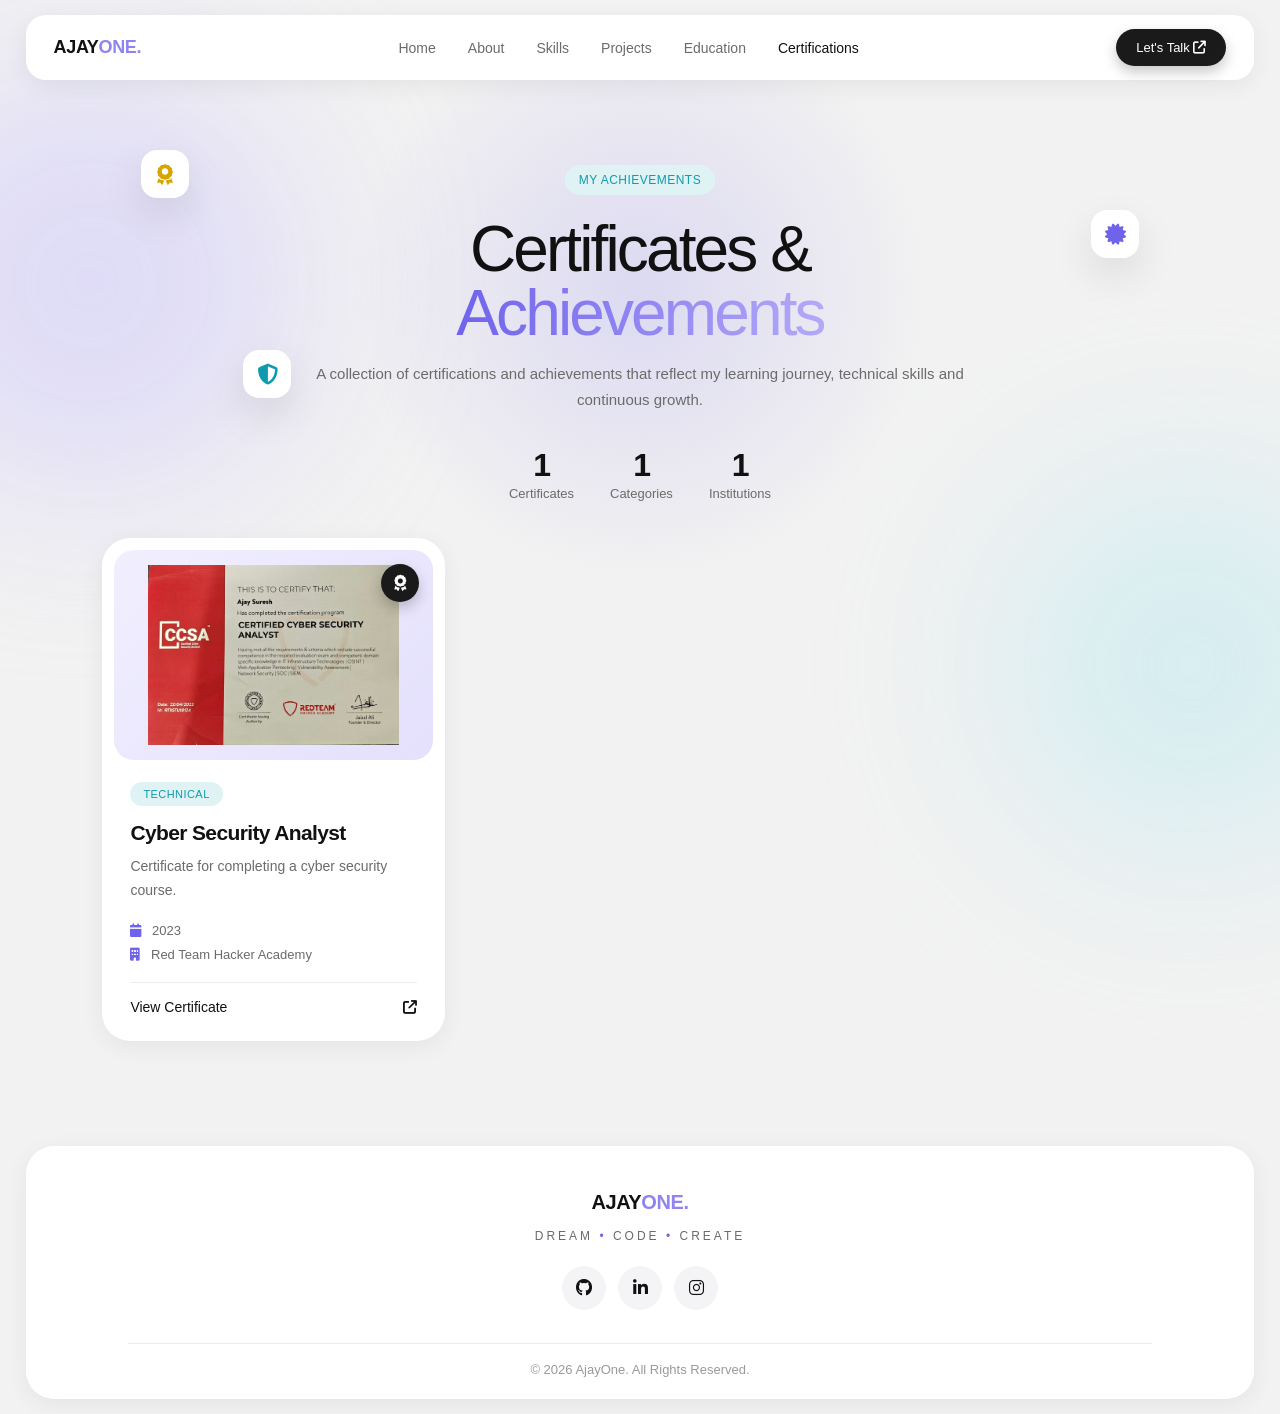
<file: certifications.html>
<!DOCTYPE html>
<html lang="en">
<head>
    <meta charset="UTF-8">
    <meta name="viewport" content="width=device-width, initial-scale=1.0">
    <link rel="icon" href="./Assets/images/logo.png?v=2" type="image/png">
    <title>Certificates | AjayOne</title>

    <link rel="preconnect" href="https://fonts.googleapis.com">
    <link rel="preconnect" href="https://fonts.gstatic.com" crossorigin>
    <link href="https://fonts.googleapis.com/css2?family=Outfit:wght@300;400;500;600;700;800&display=swap" rel="stylesheet">

    <link rel="stylesheet" href="Assets/css/certifications.css">
    <link rel="stylesheet" href="https://cdnjs.cloudflare.com/ajax/libs/font-awesome/6.7.2/css/all.min.css">
    <link rel="stylesheet" href="Assets/css/style.css">
    <link rel="stylesheet" href="Assets/css/footer.css">
    <link rel="stylesheet" href="Assets/css/header.css">
</head>

<body>

    <!-- ==============================
         COMMON HEADER
    =============================== -->

    <div id="header-placeholder"></div>

    <!-- Certificates Section -->
    <section class="certificates-section">

        <div class="section-heading">
            <span class="subtitle">MY ACHIEVEMENTS</span>
            <h1>Certificates & <span>Achievements</span></h1>
            <p>
                A collection of certifications and achievements that reflect
                my learning journey, technical skills and continuous growth.
            </p>
        </div>

        <!-- Certificate Cards -->
        <div class="certificate-grid">

            <!-- Certificate 1 -->
            <div class="certificate-card">
                <div class="certificate-image">
                    <img src="Assets/images/CyberSecurity.jpg" alt="Certificate 1">
                    <span class="certificate-icon"><i class="fas fa-award"></i></span>
                </div>

                <div class="certificate-info">
                    <span class="category">Technical</span>
                    <h3>Cyber Security Analyst</h3>
                    <p>Certificate for completing a cyber security course.</p>

                    <div class="certificate-meta">
                        <span><i class="fas fa-calendar"></i> 2023</span>
                        <span><i class="fas fa-building"></i> Red Team Hacker Academy</span>
                    </div>

                    <a href="Assets/images/CyberSecurity.jpg" target="_blank" class="view-btn">
                        View Certificate <i class="fas fa-arrow-up-right-from-square"></i>
                    </a>
                </div>
            </div>

           
    </section>

   <!-- ==============================
         COMMON FOOTER
    =============================== -->

    <div id="footer-placeholder"></div>

    <script src="Assets/js/components.js"></script>
    <script src="Assets/js/certifications.js"></script>
    <script src="Assets/js/header.js"></script>
</body>
</html>
</file>
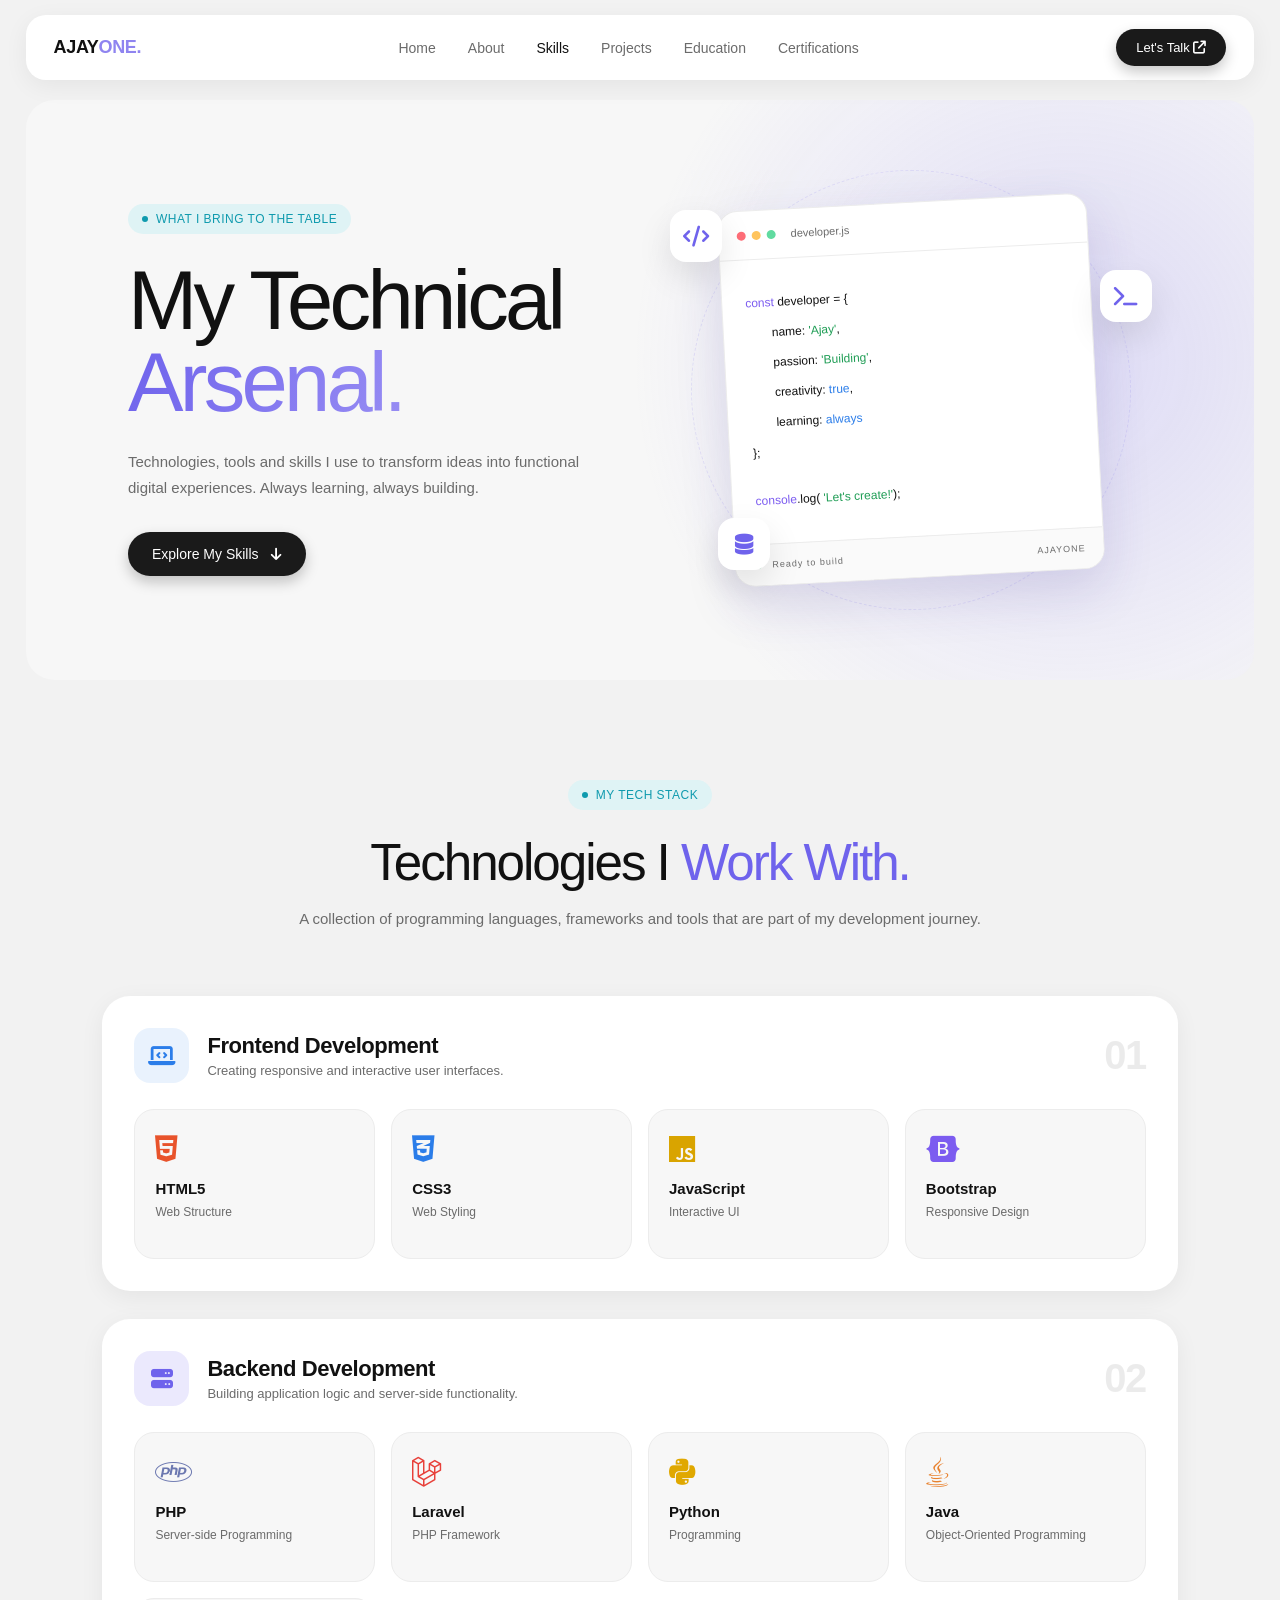
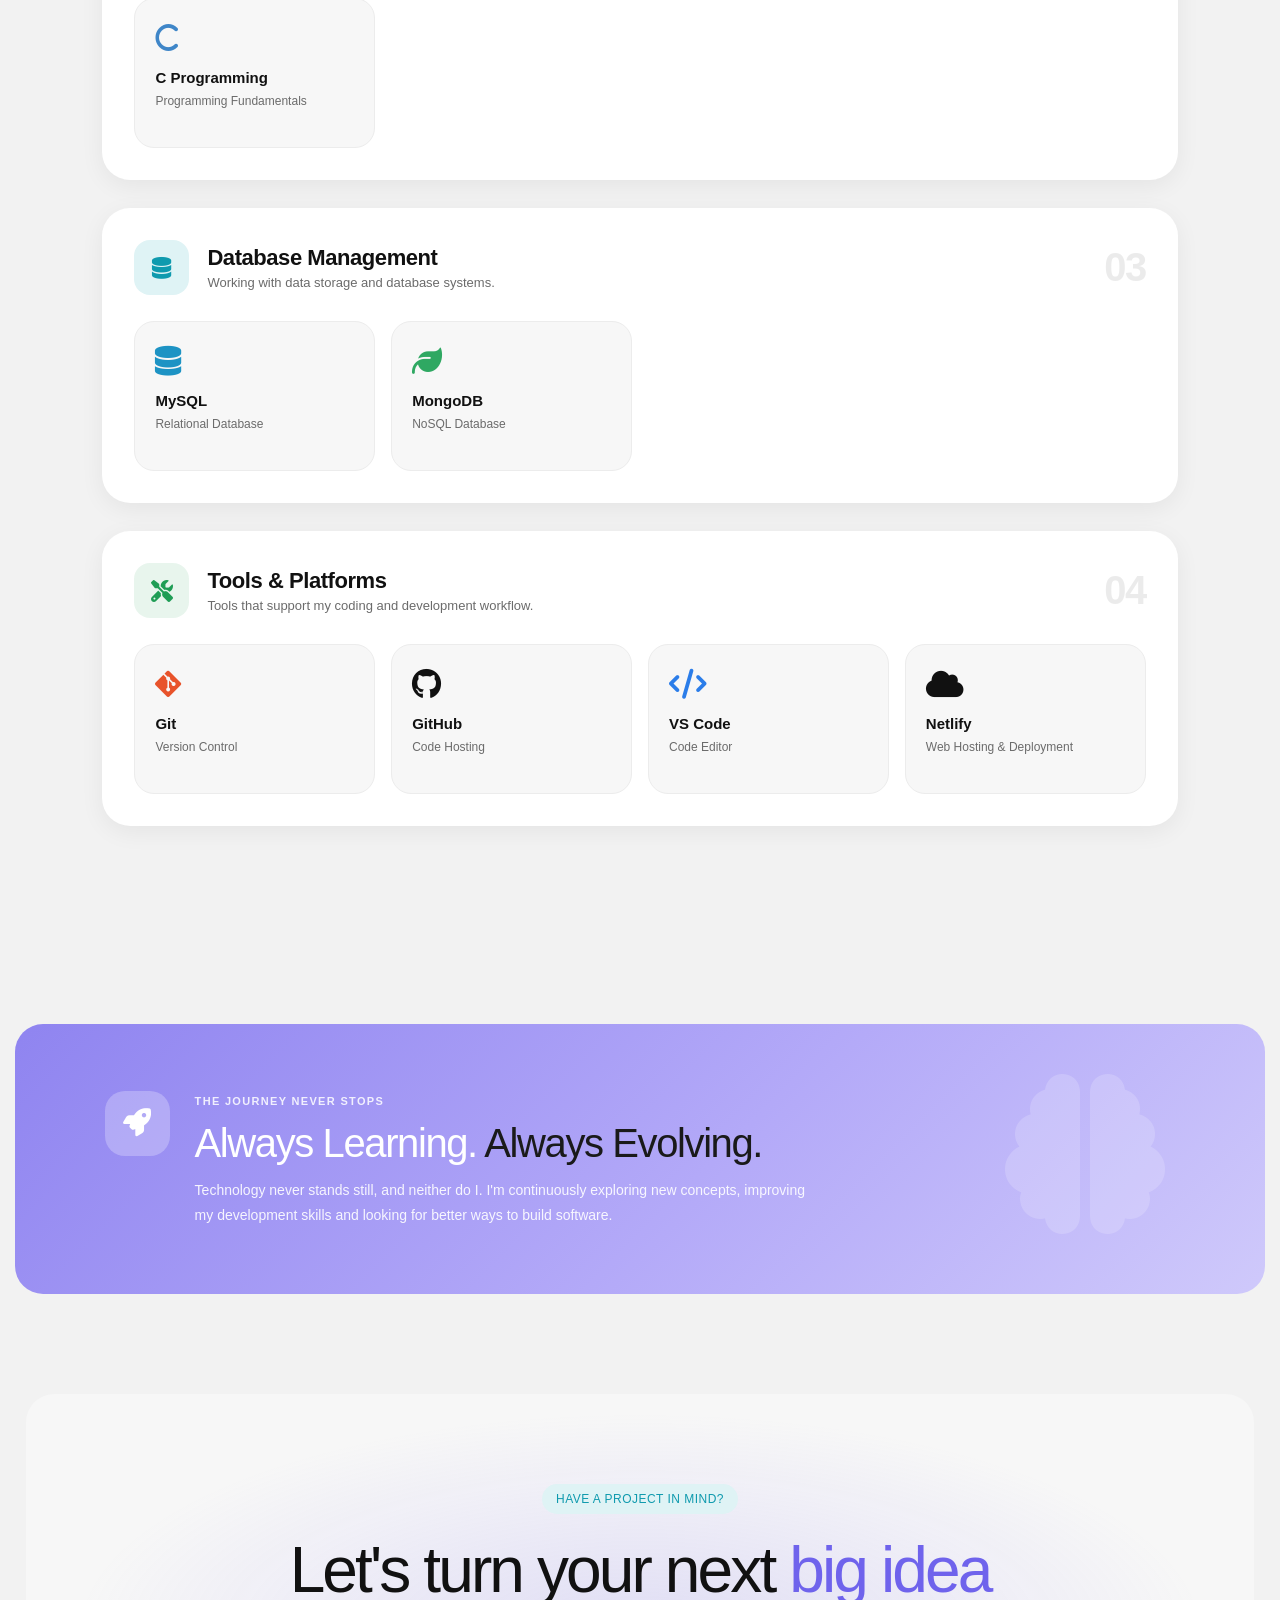
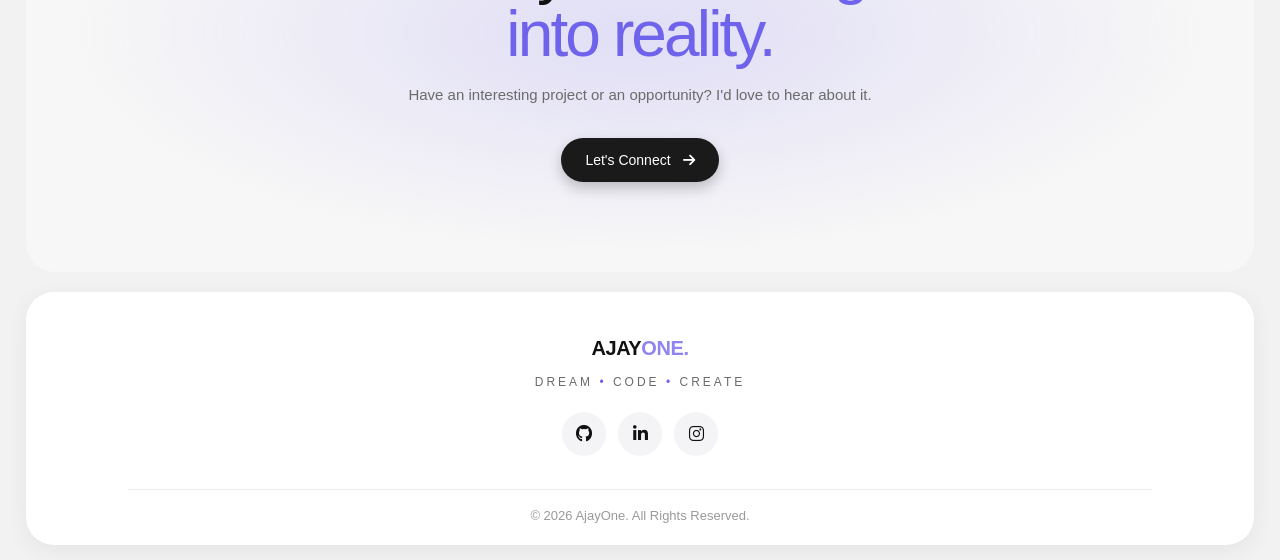
<file: skills.html>
<!DOCTYPE html>
<html lang="en">

<head>
    <meta charset="UTF-8">
    <meta name="viewport" content="width=device-width, initial-scale=1.0">
    <link rel="icon" href="./Assets/images/logo.png?v=2" type="image/png">
    <meta name="description"
        content="Explore Ajay Suresh's technical skills in frontend development, backend development, databases and developer tools.">

    <title>Skills | AjayOne</title>

    <!-- Google Fonts -->
    <link rel="preconnect" href="https://fonts.googleapis.com">
    <link rel="preconnect" href="https://fonts.gstatic.com" crossorigin>

    <link href="https://fonts.googleapis.com/css2?family=Outfit:wght@300;400;500;600;700;800&display=swap"
        rel="stylesheet">

    <!-- Font Awesome -->
    <link rel="stylesheet"
        href="https://cdnjs.cloudflare.com/ajax/libs/font-awesome/6.7.2/css/all.min.css">

    <!-- CSS -->
    <link rel="stylesheet" href="Assets/css/style.css">
    <link rel="stylesheet" href="Assets/css/skills.css">
    <link rel="stylesheet" href="Assets/css/footer.css">
    <link rel="stylesheet" href="Assets/css/header.css">

</head>

<body>


    <!-- ==============================
         COMMON HEADER
    =============================== -->

    <div id="header-placeholder"></div>


    <!-- ==============================
         MAIN CONTENT
    =============================== -->

    <main>


        <!-- HERO SECTION -->

        <section class="skills-hero">

            <div class="skills-hero-content">

                <div class="skills-eyebrow">
                    <span></span>
                    WHAT I BRING TO THE TABLE
                </div>

                <h1>
                    My Technical
                    <span>Arsenal.</span>
                </h1>

                <p>
                    Technologies, tools and skills I use to transform
                    ideas into functional digital experiences.
                    Always learning, always building.
                </p>

                <a href="#skill-categories" class="skills-explore-btn">
                    Explore My Skills
                    <i class="fa-solid fa-arrow-down"></i>
                </a>

            </div>


            <div class="skills-hero-visual">

                <div class="hero-orbit orbit-a"></div>
                <div class="hero-orbit orbit-b"></div>

                <div class="hero-code-card">

                    <div class="code-card-header">

                        <div class="code-dots">
                            <span></span>
                            <span></span>
                            <span></span>
                        </div>

                        <span>developer.js</span>

                    </div>


                    <div class="code-content">

                        <p><span class="code-purple">const</span> developer = {</p>

                        <p class="code-indent">
                            name: <span class="code-green">'Ajay'</span>,
                        </p>

                        <p class="code-indent">
                            passion: <span class="code-green">'Building'</span>,
                        </p>

                        <p class="code-indent">
                            creativity: <span class="code-blue">true</span>,
                        </p>

                        <p class="code-indent">
                            learning: <span class="code-blue">always</span>
                        </p>

                        <p>};</p>

                        <p class="code-last">
                            <span class="code-purple">console</span>.log(
                            <span class="code-green">'Let's create!'</span>);
                        </p>

                    </div>


                    <div class="code-card-footer">

                        <span>
                            <i class="fa-solid fa-circle-check"></i>
                            Ready to build
                        </span>

                        <span>AJAYONE</span>

                    </div>

                </div>


                <div class="floating-icon float-code">
                    <i class="fa-solid fa-code"></i>
                </div>

                <div class="floating-icon float-terminal">
                    <i class="fa-solid fa-terminal"></i>
                </div>

                <div class="floating-icon float-database">
                    <i class="fa-solid fa-database"></i>
                </div>

            </div>

        </section>



        <!-- SKILLS INTRO -->

        <section class="skills-intro" id="skill-categories">

            <div class="skills-section-heading">

                <div class="skills-eyebrow">
                    <span></span>
                    MY TECH STACK
                </div>

                <h2>
                    Technologies I <span>Work With.</span>
                </h2>

                <p>
                    A collection of programming languages, frameworks
                    and tools that are part of my development journey.
                </p>

            </div>



            <!-- FRONTEND -->

            <div class="skill-category">

                <div class="category-heading">

                    <div class="category-icon frontend-icon">
                        <i class="fa-solid fa-laptop-code"></i>
                    </div>

                    <div>
                        <h3>Frontend Development</h3>
                        <p>Creating responsive and interactive user interfaces.</p>
                    </div>

                    <span class="category-number">01</span>

                </div>


                <div class="technology-grid">

                    <div class="technology-card">
                        <i class="fa-brands fa-html5 tech-html"></i>
                        <h4>HTML5</h4>
                        <p>Web Structure</p>
                    </div>

                    <div class="technology-card">
                        <i class="fa-brands fa-css3-alt tech-css"></i>
                        <h4>CSS3</h4>
                        <p>Web Styling</p>
                    </div>

                    <div class="technology-card">
                        <i class="fa-brands fa-js tech-js"></i>
                        <h4>JavaScript</h4>
                        <p>Interactive UI</p>
                    </div>

                    <div class="technology-card">
                        <i class="fa-brands fa-bootstrap tech-bootstrap"></i>
                        <h4>Bootstrap</h4>
                        <p>Responsive Design</p>
                    </div>

                </div>

            </div>



            <!-- BACKEND -->

            <div class="skill-category">

                <div class="category-heading">

                    <div class="category-icon backend-icon">
                        <i class="fa-solid fa-server"></i>
                    </div>

                    <div>
                        <h3>Backend Development</h3>
                        <p>Building application logic and server-side functionality.</p>
                    </div>

                    <span class="category-number">02</span>

                </div>


                <div class="technology-grid">

                    <div class="technology-card">
                        <i class="fa-brands fa-php tech-php"></i>
                        <h4>PHP</h4>
                        <p>Server-side Programming</p>
                    </div>

                    <div class="technology-card">
                        <i class="fa-brands fa-laravel tech-laravel"></i>
                        <h4>Laravel</h4>
                        <p>PHP Framework</p>
                    </div>

                    <div class="technology-card">
                        <i class="fa-brands fa-python tech-python"></i>
                        <h4>Python</h4>
                        <p>Programming</p>
                    </div>

                    <div class="technology-card">
                        <i class="fa-brands fa-java tech-java"></i>
                        <h4>Java</h4>
                        <p>Object-Oriented Programming</p>
                    </div>

                    <div class="technology-card">
                        <i class="fa-solid fa-c tech-c"></i>
                        <h4>C Programming</h4>
                        <p>Programming Fundamentals</p>
                    </div>

                </div>

            </div>



            <!-- DATABASE -->

            <div class="skill-category">

                <div class="category-heading">

                    <div class="category-icon database-icon">
                        <i class="fa-solid fa-database"></i>
                    </div>

                    <div>
                        <h3>Database Management</h3>
                        <p>Working with data storage and database systems.</p>
                    </div>

                    <span class="category-number">03</span>

                </div>


                <div class="technology-grid">

                    <div class="technology-card">
                        <i class="fa-solid fa-database tech-mysql"></i>
                        <h4>MySQL</h4>
                        <p>Relational Database</p>
                    </div>

                    <div class="technology-card">
                        <i class="fa-solid fa-leaf tech-mongo"></i>
                        <h4>MongoDB</h4>
                        <p>NoSQL Database</p>
                    </div>

                </div>

            </div>



            <!-- TOOLS -->

            <div class="skill-category">

                <div class="category-heading">

                    <div class="category-icon tools-icon">
                        <i class="fa-solid fa-screwdriver-wrench"></i>
                    </div>

                    <div>
                        <h3>Tools & Platforms</h3>
                        <p>Tools that support my coding and development workflow.</p>
                    </div>

                    <span class="category-number">04</span>

                </div>


                <div class="technology-grid">

                    <div class="technology-card">
                        <i class="fa-brands fa-git-alt tech-git"></i>
                        <h4>Git</h4>
                        <p>Version Control</p>
                    </div>

                    <div class="technology-card">
                        <i class="fa-brands fa-github tech-github"></i>
                        <h4>GitHub</h4>
                        <p>Code Hosting</p>
                    </div>

                    <div class="technology-card">
                        <i class="fa-solid fa-code tech-vscode"></i>
                        <h4>VS Code</h4>
                        <p>Code Editor</p>
                    </div>

                                <div class="technology-card">
                <i class="fa-solid fa-cloud tech-netlify"></i>
                <h4>Netlify</h4>
                <p>Web Hosting & Deployment</p>
            </div>

                </div>

            </div>

        </section>



        <!-- LEARNING SECTION -->

        <section class="learning-section">

            <div class="learning-content">

                <div class="learning-icon">
                    <i class="fa-solid fa-rocket"></i>
                </div>

                <div>

                    <span class="learning-label">
                        THE JOURNEY NEVER STOPS
                    </span>

                    <h2>
                        Always Learning.
                        <span>Always Evolving.</span>
                    </h2>

                    <p>
                        Technology never stands still, and neither do I.
                        I'm continuously exploring new concepts,
                        improving my development skills and looking
                        for better ways to build software.
                    </p>

                </div>

            </div>


            <div class="learning-decoration">
                <i class="fa-solid fa-brain"></i>
            </div>

        </section>



        <!-- BOTTOM CTA -->

        <section class="skills-cta">

            <span>HAVE A PROJECT IN MIND?</span>

            <h2>
                Let's turn your next
                <span>big idea into reality.</span>
            </h2>

            <p>
                Have an interesting project or an opportunity?
                I'd love to hear about it.
            </p>

            <a href="contact.html" class="skills-contact-btn">

                Let's Connect
                <i class="fa-solid fa-arrow-right"></i>

            </a>

        </section>


    </main>



    <!-- ==============================
         COMMON FOOTER
    =============================== -->

    <div id="footer-placeholder"></div>



    <!-- ==============================
         JAVASCRIPT
    =============================== -->

    <script src="Assets/js/components.js"></script>
    <script src="Assets/js/header.js"></script>

</body>

</html>
</file>
<file: Assets/css/certifications.css>
/* =====================================
   AJAYONE - CERTIFICATES PAGE (light design)
===================================== */

:root {
    --bg: #f2f2f2;
    --panel: #f7f7f7;
    --surface: #ffffff;
    --text: #111111;
    --muted: #6b6b6b;
    --dark: #1a1a1a;
    --border: #ececec;

    --lavender: #8f84f0;
    --lavender-deep: #6f63ec;
    --lavender-soft: #cfc9fb;
    --lavender-tint: #f1effe;
    --teal: #0f9aae;
    --teal-soft: #dff3f5;

    --radius-lg: 28px;
    --radius-md: 20px;
    --shadow: 0 6px 24px rgba(0, 0, 0, 0.06);
    --shadow-hover: 0 16px 40px rgba(0, 0, 0, 0.1);
    --shadow-btn: 0 6px 14px rgba(0, 0, 0, 0.22);
}

* {
    margin: 0;
    padding: 0;
    box-sizing: border-box;
    font-family: 'Inter', 'Helvetica Neue', Arial, sans-serif;
}

body {
    background: var(--bg);
    color: var(--text);
    -webkit-font-smoothing: antialiased;
}

/* Certificates Section */
.certificates-section {
    padding: 85px 8%;
    min-height: 85vh;
}

.section-heading {
    text-align: center;
    max-width: 700px;
    margin: 0 auto 55px;
}

/* Subtitle = teal pill badge */
.subtitle {
    display: inline-block;
    padding: 8px 14px;
    border-radius: 999px;
    background: var(--teal-soft);
    color: var(--teal);
    font-size: 12px;
    font-weight: 500;
    letter-spacing: 0.04em;
    text-transform: uppercase;
}

.section-heading h1 {
    font-size: clamp(36px, 5vw, 64px);
    margin: 22px 0 16px;
    font-weight: 500;
    line-height: 1;
    letter-spacing: -0.045em;
}

.section-heading h1 span {
    background: linear-gradient(90deg, #6f63ec, #b3a9f8);
    -webkit-background-clip: text;
    background-clip: text;
    color: transparent;
}

.section-heading p {
    color: var(--muted);
    font-size: 15px;
    line-height: 1.7;
}

/* Certificate Grid */
.certificate-grid {
    display: grid;
    grid-template-columns: repeat(3, 1fr);
    gap: 24px;
}

/* Certificate Card */
.certificate-card {
    padding: 12px;
    background: var(--surface);
    border-radius: var(--radius-lg);
    box-shadow: var(--shadow);
    overflow: hidden;
    transition: transform 0.2s ease-out, box-shadow 0.35s;
}

.certificate-card:hover {
    transform: translateY(-8px);
    box-shadow: var(--shadow-hover);
}

/* Certificate Image */
.certificate-image {
    height: 210px;
    background: linear-gradient(135deg, #f1effe, #e4e0fd);
    border-radius: 20px;
    position: relative;
    overflow: hidden;
    padding: 15px;
}

.certificate-image img {
    width: 100%;
    height: 100%;
    object-fit: contain;
    transition: 0.4s;
}

.certificate-card:hover .certificate-image img {
    transform: scale(1.04);
}

.certificate-icon {
    position: absolute;
    top: 14px;
    right: 14px;
    width: 38px;
    height: 38px;
    background: var(--dark);
    color: #fff;
    display: flex;
    justify-content: center;
    align-items: center;
    border-radius: 50%;
    box-shadow: var(--shadow-btn);
}

/* Certificate Information */
.certificate-info {
    padding: 22px 16px 14px;
}

.category {
    display: inline-block;
    background: var(--teal-soft);
    color: var(--teal);
    padding: 6px 13px;
    border-radius: 999px;
    font-size: 11px;
    font-weight: 500;
    letter-spacing: 0.04em;
    text-transform: uppercase;
}

.certificate-info h3 {
    font-size: 21px;
    font-weight: 600;
    letter-spacing: -0.03em;
    margin: 15px 0 10px;
}

.certificate-info p {
    color: var(--muted);
    font-size: 14px;
    line-height: 1.7;
}

.certificate-meta {
    display: flex;
    flex-direction: column;
    gap: 9px;
    margin: 20px 0;
    color: var(--muted);
    font-size: 13px;
}

.certificate-meta i {
    color: var(--lavender-deep);
    margin-right: 7px;
}

/* View Button */
.view-btn {
    display: flex;
    align-items: center;
    justify-content: space-between;
    padding-top: 16px;
    border-top: 1px solid var(--border);
    text-decoration: none;
    color: var(--text);
    font-size: 14px;
    font-weight: 500;
    transition: 0.3s;
}

.view-btn:hover {
    color: var(--lavender-deep);
}

/* Bottom Message */
.more-certificates {
    text-align: center;
    margin-top: 55px;
    color: var(--muted);
    font-size: 15px;
}

.more-certificates i {
    display: grid;
    place-items: center;
    width: 52px;
    height: 52px;
    margin: 15px auto 0;
    font-size: 20px;
    color: var(--lavender-deep);
    background: var(--surface);
    border-radius: 50%;
    box-shadow: var(--shadow);
}

/* Responsive Design */
@media (max-width: 1100px) {
    .certificate-grid {
        grid-template-columns: repeat(2, 1fr);
    }
}

@media (max-width: 768px) {
    .section-heading h1 {
        font-size: 36px;
    }

    .certificate-grid {
        grid-template-columns: 1fr;
    }

    .certificates-section {
        padding: 55px 4%;
    }

}

/* =====  Animations & mouse effects (keyframes and tokens come from style.css)  ===== */

/* Mouse spotlight over the section */
.certificates-section { position: relative; }
.certificates-section::before {
    content: "";
    position: absolute;
    inset: 0;
    background: radial-gradient(480px circle at var(--mx, 50%) var(--my, 20%), rgba(143, 132, 240, 0.22), transparent 60%);
    pointer-events: none;
}
.certificates-section > * { position: relative; z-index: 1; }

/* Heading */
.subtitle { animation: bob 4s ease-in-out infinite; }
.section-heading h1 span {
    background: linear-gradient(90deg, #6f63ec, #b3a9f8, #38bdf8, #6f63ec);
    background-size: 300% auto;
    -webkit-background-clip: text;
    background-clip: text;
    animation: shine 6s linear infinite;
}

/* Cards: spotlight under the cursor, shine sweep, icon pulse */
.certificate-card { position: relative; }
.certificate-card::before {
    content: "";
    position: absolute;
    inset: 0;
    border-radius: inherit;
    background: radial-gradient(280px circle at var(--cx, 50%) var(--cy, 0), rgba(143, 132, 240, 0.16), transparent 70%);
    opacity: 0;
    transition: opacity 0.3s;
    pointer-events: none;
    z-index: 2;
}
.certificate-card:hover::before { opacity: 1; }

.certificate-image::after {
    content: "";
    position: absolute;
    top: 0;
    left: -60%;
    width: 40%;
    height: 100%;
    background: linear-gradient(100deg, transparent, rgba(255, 255, 255, 0.55), transparent);
    transform: skewX(-20deg);
    transition: left 0.8s ease;
    pointer-events: none;
}
.certificate-card:hover .certificate-image::after { left: 130%; }

.certificate-icon { animation: pulse 2.5s infinite; transition: transform 0.4s cubic-bezier(0.2, 0.8, 0.2, 1); }
.certificate-card:hover .certificate-icon { transform: rotate(-12deg) scale(1.15); }

.certificate-meta span { transition: transform 0.25s; }
.certificate-meta span:hover { transform: translateX(5px); }
.category { transition: 0.25s; }
.certificate-card:hover .category { background: var(--dark, #1a1a1a); color: #fff; }

.view-btn i { display: inline-block; transition: transform 0.3s; }
.view-btn:hover i { transform: translate(3px, -3px); }

/* =====  Interactive features: icons, stats, filter, lightbox  ===== */

/* Floating icons beside the heading */
.certificates-section > .chip { position: absolute; z-index: 3; pointer-events: none; }
.certificates-section .chip-a { top: 70px; left: 11%; color: #d9a400; }
.certificates-section .chip-b { top: 130px; right: 11%; color: #6f63ec; animation-delay: -2s; }
.certificates-section .chip-c { top: 270px; left: 19%; color: #0f9aae; animation-delay: -3.5s; }

/* Stats */
.certificates-section .cert-stats {
    justify-content: center;
    margin: -20px 0 36px;
    padding-top: 0;
    border-top: 0;
    text-align: center;
}

/* Filter buttons */
.cert-filters { display: flex; flex-wrap: wrap; justify-content: center; gap: 10px; margin-bottom: 36px; }
.cert-filters button {
    padding: 10px 18px;
    border: 0;
    border-radius: 999px;
    background: var(--surface);
    color: var(--text);
    font-size: 13px;
    font-weight: 500;
    box-shadow: var(--shadow);
    cursor: pointer;
    transition: 0.25s;
}
.cert-filters button:hover { transform: translateY(-3px); }
.cert-filters button.active { background: var(--dark); color: #fff; }
.certificate-card.is-hidden { display: none; }
.cert-pop { animation: certPop 0.5s cubic-bezier(0.2, 0.8, 0.2, 1); }
@keyframes certPop { from { opacity: 0; transform: scale(0.92) translateY(20px); } }

/* Image: zoom hint + follows the mouse */
.certificate-image { cursor: zoom-in; }
.certificate-image::before {
    content: "Click to enlarge";
    position: absolute;
    left: 50%;
    bottom: 12px;
    transform: translate(-50%, 10px);
    padding: 6px 12px;
    border-radius: 999px;
    background: rgba(26, 26, 26, 0.85);
    color: #fff;
    font-size: 11px;
    opacity: 0;
    transition: 0.3s;
    z-index: 3;
    pointer-events: none;
}
.certificate-card:hover .certificate-image::before { opacity: 1; transform: translate(-50%, 0); }
.certificate-image img { transition: transform 0.15s ease-out; }
.certificate-card:hover .certificate-image img {
    transform: translate(calc(var(--px, 0) * 14px), calc(var(--py, 0) * 14px)) scale(1.08);
}

/* Lightbox */
.lightbox {
    position: fixed;
    inset: 0;
    z-index: 900;
    display: flex;
    align-items: center;
    justify-content: center;
    gap: 16px;
    padding: 24px;
    background: rgba(17, 17, 17, 0.72);
    backdrop-filter: blur(8px);
    opacity: 0;
    visibility: hidden;
    transition: opacity 0.3s, visibility 0.3s;
}
.lightbox.open { opacity: 1; visibility: visible; }
.lightbox figure { margin: 0; text-align: center; transform: scale(0.94); transition: transform 0.35s cubic-bezier(0.2, 0.8, 0.2, 1); }
.lightbox.open figure { transform: scale(1); }
.lightbox img { max-width: min(86vw, 1000px); max-height: 76vh; border-radius: 20px; background: #fff; box-shadow: 0 30px 80px rgba(0, 0, 0, 0.4); }
.lightbox figcaption { margin-top: 16px; color: #fff; font-size: 15px; font-weight: 500; }
.lb-close, .lb-nav {
    width: 46px;
    height: 46px;
    display: grid;
    place-items: center;
    flex-shrink: 0;
    border: 0;
    border-radius: 50%;
    background: #fff;
    color: #111;
    font-size: 18px;
    box-shadow: var(--shadow-hover);
    cursor: pointer;
    transition: 0.25s;
}
.lb-close { position: absolute; top: 22px; right: 22px; font-size: 26px; }
.lb-close:hover, .lb-nav:hover { transform: scale(1.1); }

@media (max-width: 900px) {
    .certificates-section > .chip { display: none; }
}
@media (max-width: 700px) {
    .lb-nav { position: absolute; bottom: 24px; }
    .lb-prev { left: 24px; }
    .lb-next { right: 24px; }
}
</file>
<file: Assets/css/style.css>
/* ==========================================================
   Design tokens (colors taken from the reference design)
   ========================================================== */
:root {
    --bg: #f2f2f2;          /* soft gray page background */
    --surface: #ffffff;     /* cards, header */
    --text: #111111;        /* main text */
    --muted: #6b6b6b;       /* paragraphs */
    --dark: #1a1a1a;        /* black pill buttons */
    --border: #ececec;

    --lavender: #8f84f0;    /* purple gradient card */
    --lavender-soft: #cfc9fb;
    --teal: #0f9aae;        /* teal card / badge text */
    --teal-soft: #dff3f5;   /* badge background */

    --radius-lg: 28px;
    --radius-md: 20px;
    --shadow: 0 6px 24px rgba(0, 0, 0, 0.06);
    --shadow-btn: 0 6px 14px rgba(0, 0, 0, 0.22);
}

/* General Settings */
* {
    margin: 0;
    padding: 0;
    box-sizing: border-box;
    font-family: 'Inter', 'Helvetica Neue', Arial, sans-serif;
    scroll-behavior: smooth;
}

body {
    background: var(--bg);
    color: var(--text);
    overflow-x: hidden;
    -webkit-font-smoothing: antialiased;
}

a {
    text-decoration: none;
    color: inherit;
}

/* Navigation - floating white bar */
.header {
    width: calc(100% - 4%);
    margin: 15px auto 0;
    padding: 14px 28px;
    display: flex;
    align-items: center;
    justify-content: space-between;
    background: var(--surface);
    border-radius: var(--radius-md);
    box-shadow: var(--shadow);
    position: sticky;
    top: 15px;
    z-index: 100;
}

.logo {
    font-size: 18px;
    font-weight: 700;
    letter-spacing: -0.02em;
    text-transform: uppercase;
}

.logo span {
    color: var(--lavender);
}

.navbar {
    display: flex;
    gap: 32px;
}

.navbar a {
    color: var(--muted);
    font-size: 14px;
    font-weight: 500;
    transition: 0.3s;
}

.navbar a:hover,
.navbar a.active {
    color: var(--text);
}

.nav-btn {
    padding: 11px 20px;
    background: var(--dark);
    border-radius: 999px;
    color: #fff;
    font-size: 13px;
    font-weight: 500;
    box-shadow: var(--shadow-btn);
    transition: 0.3s;
}

.nav-btn:hover {
    transform: translateY(-2px);
    background: #000;
}

.menu-btn {
    display: none;
    background: none;
    border: none;
    color: var(--text);
    font-size: 24px;
    cursor: pointer;
}

/* Home Section */
.home {
    min-height: 88vh;
    margin: 20px 2% 0;
    padding: 80px 8%;
    display: flex;
    align-items: center;
    justify-content: space-between;
    gap: 60px;
    background: #f7f7f7;
    border-radius: var(--radius-lg);
}

.home-content {
    max-width: 650px;
}

/* "Available for work" badge */
.welcome {
    display: inline-flex;
    align-items: center;
    background: var(--teal-soft);
    color: var(--teal);
    font-size: 12px;
    font-weight: 500;
    letter-spacing: 0.04em;
    text-transform: uppercase;
    padding: 8px 14px;
    border-radius: 999px;
    margin-bottom: 28px;
}

.welcome span {
    display: inline-block;
    width: 6px;
    height: 6px;
    background: var(--teal);
    border-radius: 50%;
    margin-right: 8px;
}

.home h1 {
    font-size: clamp(48px, 7vw, 92px);
    line-height: 0.98;
    font-weight: 500;
    letter-spacing: -0.045em;
    color: var(--text);
}

.home h1 span {
    background: linear-gradient(90deg, #6f63ec, #b3a9f8);
    -webkit-background-clip: text;
    background-clip: text;
    color: transparent;
}

.description {
    color: var(--muted);
    font-size: 15px;
    line-height: 1.7;
    margin: 28px 0 32px;
    max-width: 440px;
}

/* Buttons - black pills */
.home-buttons {
    display: flex;
    gap: 14px;
    flex-wrap: wrap;
}

.btn {
    padding: 14px 24px;
    border-radius: 999px;
    font-size: 14px;
    font-weight: 500;
    transition: 0.3s;
}

.primary-btn {
    background: var(--dark);
    color: #fff;
    box-shadow: var(--shadow-btn);
}

.primary-btn:hover {
    transform: translateY(-3px);
    background: #000;
}

.secondary-btn {
    background: var(--surface);
    color: var(--text);
    border: 1px solid var(--border);
}

.secondary-btn:hover {
    border-color: var(--dark);
    transform: translateY(-3px);
}

/* Social Links - round white icon buttons */
.social-links {
    display: flex;
    gap: 12px;
    margin-top: 40px;
}

.social-links a {
    width: 44px;
    height: 44px;
    display: flex;
    align-items: center;
    justify-content: center;
    background: var(--surface);
    border-radius: 50%;
    color: var(--text);
    font-size: 18px;
    box-shadow: var(--shadow);
    transition: 0.3s;
}

.social-links a:hover {
    color: var(--lavender);
    transform: translateY(-4px);
}

/* Profile Image */
.home-image {
    position: relative;
    width: 350px;
    height: 420px;
    flex-shrink: 0;
}

.image-glow {
    position: absolute;
    inset: 20px;
    background: linear-gradient(135deg, var(--lavender), var(--lavender-soft));
    filter: blur(70px);
    opacity: 0.6;
}

.profile-card {
    position: relative;
    width: 100%;
    height: 100%;
    padding: 10px;
    border-radius: var(--radius-lg);
    overflow: hidden;
    background: var(--surface);
    box-shadow: var(--shadow);
}

.profile-card img {
    width: 100%;
    height: 100%;
    object-fit: cover;
    border-radius: 20px;
}

.floating-card {
    position: absolute;
    bottom: 25px;
    left: -45px;
    background: var(--surface);
    border: 1px solid var(--border);
    padding: 14px 20px;
    border-radius: 16px;
    display: flex;
    align-items: center;
    gap: 14px;
    box-shadow: 0 10px 30px rgba(0, 0, 0, 0.1);
}

.floating-card i {
    color: var(--lavender);
    font-size: 24px;
}

.floating-card h4 {
    font-size: 15px;
    font-weight: 600;
    color: var(--text);
}

.floating-card p {
    color: var(--muted);
    font-size: 12px;
    margin-top: 3px;
}

/* Responsive */
@media (max-width: 900px) {
    .header {
        padding: 14px 20px;
    }

    .navbar {
        gap: 18px;
    }

    .home {
        padding: 70px 6%;
    }

    .home-image {
        width: 280px;
        height: 350px;
    }
}

@media (max-width: 650px) {
    .nav-btn {
        display: none;
    }

    .menu-btn {
        display: block;
    }

    .navbar {
        display: none;
        position: absolute;
        top: 70px;
        left: 0;
        width: 100%;
        background: var(--surface);
        padding: 25px;
        border-radius: var(--radius-md);
        box-shadow: var(--shadow);
        flex-direction: column;
        text-align: center;
    }

    .navbar.show {
        display: flex;
    }

    .home {
        flex-direction: column;
        text-align: center;
        padding: 55px 7%;
    }

    .description {
        margin-left: auto;
        margin-right: auto;
    }

    .home-buttons,
    .social-links {
        justify-content: center;
    }

    .home-image {
        width: 270px;
        height: 330px;
        margin-top: 30px;
    }

    .floating-card {
        left: -15px;
    }
}

/* animations.css - load AFTER style.css */

/* Scroll progress bar */
.progress {
    position: fixed;
    top: 0;
    left: 0;
    width: 100%;
    height: 3px;
    background: linear-gradient(90deg, var(--lavender), #38bdf8);
    transform: scaleX(0);
    transform-origin: left;
    z-index: 300;
}

/* Drifting background blobs */
.blob {
    position: fixed;
    border-radius: 50%;
    filter: blur(90px);
    opacity: 0.55;
    z-index: -1;
    pointer-events: none;
    animation: drift 14s ease-in-out infinite alternate;
}

.blob-a { width: 420px; height: 420px; background: var(--lavender-soft); top: 8%; left: -120px; }
.blob-b { width: 380px; height: 380px; background: #bfeaf0; bottom: 5%; right: -100px; animation-delay: -6s; }

/* Header */
.header { transition: padding 0.3s, box-shadow 0.3s; }
.header.scrolled { padding-top: 10px; padding-bottom: 10px; box-shadow: var(--shadow-hover); }

/* Hero: glass panel + mouse spotlight */
.home {
    position: relative;
    overflow: hidden;
    background: rgba(255, 255, 255, 0.55);
    backdrop-filter: blur(18px);
}

.home::before {
    content: "";
    position: absolute;
    inset: 0;
    background: radial-gradient(480px circle at var(--mx, 70%) var(--my, 40%), rgba(143, 132, 240, 0.28), transparent 60%);
    pointer-events: none;
}

.home-content,
.home-image { position: relative; z-index: 1; }

/* Headline line-by-line reveal */
.home h1 b { font-weight: inherit; }
.line { display: block; overflow: hidden; padding-bottom: 0.1em; }
.line > b {
    display: block;
    transform: translateY(110%);
    animation: rise 0.9s cubic-bezier(0.2, 0.8, 0.2, 1) forwards;
    animation-delay: calc(var(--i) * 0.12s + 0.2s);
}

/* Animated gradient word */
.home h1 span {
    background: linear-gradient(90deg, #6f63ec, #b3a9f8, #38bdf8, #6f63ec);
    background-size: 300% auto;
    -webkit-background-clip: text;
    background-clip: text;
    animation: shine 6s linear infinite;
}

/* Typed line */
.typed-line { margin-top: 22px; font-size: 20px; font-weight: 500; color: var(--text); }
.typed-line span { color: var(--lavender-deep); }
.caret { display: inline-block; width: 2px; height: 1.1em; margin-left: 3px; vertical-align: -3px; background: var(--lavender-deep); animation: blink 1s steps(1) infinite; }
.typed-line + .description { margin-top: 14px; }

/* Scroll reveal */
[data-reveal] {
    opacity: 0;
    transform: translateY(30px);
    transition: opacity 0.8s ease, transform 0.8s cubic-bezier(0.2, 0.8, 0.2, 1);
    transition-delay: var(--d, 0s);
}
[data-reveal].in { opacity: 1; transform: none; }

/* Pulsing badge dot + glow */
.welcome span { animation: pulse 2s infinite; }
.image-glow { animation: glow 5s ease-in-out infinite alternate; }

/* 3D tilt card + glare */
.home-image { perspective: 900px; }
.profile-card { transform-style: preserve-3d; transition: transform 0.2s ease-out; }
.profile-card::after {
    content: "";
    position: absolute;
    inset: 0;
    border-radius: inherit;
    background: radial-gradient(circle at var(--gx, 50%) var(--gy, 0%), rgba(255, 255, 255, 0.4), transparent 55%);
    opacity: 0;
    transition: opacity 0.3s;
    pointer-events: none;
}
.home-image:hover .profile-card::after { opacity: 1; }

/* Floating tech chips */
.chip {
    position: absolute;
    z-index: 3;
    width: 48px;
    height: 48px;
    display: grid;
    place-items: center;
    border-radius: 16px;
    background: var(--surface);
    box-shadow: var(--shadow-hover);
    font-size: 21px;
    animation: bob 5s ease-in-out infinite;
}
.chip-1 { top: -18px; right: -20px; color: #e8532b; }
.chip-2 { top: 40%; left: -34px; color: #d9a400; animation-delay: -1.5s; }
.chip-3 { bottom: -18px; right: 40px; color: #6c78b0; animation-delay: -3s; }
.floating-card { animation: bob 6s ease-in-out infinite; }

/* Stats */
.stats { display: flex; gap: 36px; margin-top: 40px; padding-top: 26px; border-top: 1px solid #e2e2e2; }
.stats strong { display: block; font-size: 32px; font-weight: 600; letter-spacing: -0.04em; }
.stats span { color: var(--muted); font-size: 13px; }

/* Tech ticker */
.marquee {
    margin: 20px 2% 40px;
    padding: 18px 0;
    overflow: hidden;
    border-radius: var(--radius-md);
    background: var(--surface);
    box-shadow: var(--shadow);
    -webkit-mask-image: linear-gradient(90deg, transparent, #000 8%, #000 92%, transparent);
    mask-image: linear-gradient(90deg, transparent, #000 8%, #000 92%, transparent);
}
.track { display: flex; gap: 14px; width: max-content; animation: scroll 28s linear infinite; }
.marquee:hover .track { animation-play-state: paused; }
.track span {
    display: inline-flex;
    align-items: center;
    gap: 10px;
    padding: 10px 20px;
    border-radius: 999px;
    background: var(--lavender-tint, #f1effe);
    color: var(--text);
    font-size: 14px;
    font-weight: 500;
    white-space: nowrap;
    transition: 0.3s;
}
.track span:hover { background: var(--dark); color: #fff; }
.track i { color: var(--lavender-deep, #6f63ec); }
.track span:hover i { color: #fff; }

/* Button ripple */
.btn { position: relative; overflow: hidden; }
.ripple {
    position: absolute;
    width: 20px;
    height: 20px;
    margin: -10px 0 0 -10px;
    border-radius: 50%;
    background: rgba(255, 255, 255, 0.5);
    pointer-events: none;
    animation: ripple 0.6s ease-out forwards;
}
.secondary-btn .ripple { background: rgba(143, 132, 240, 0.35); }

/* Custom cursor (mouse devices only) */
.cursor-dot,
.cursor-ring {
    position: fixed;
    top: 0;
    left: 0;
    z-index: 999;
    border-radius: 50%;
    pointer-events: none;
    opacity: 0;
    transition: opacity 0.3s, width 0.25s, height 0.25s, margin 0.25s, background 0.25s;
}
.cursor-dot { width: 8px; height: 8px; margin: -4px 0 0 -4px; background: var(--dark); }
.cursor-ring { width: 38px; height: 38px; margin: -19px 0 0 -19px; border: 1.5px solid var(--lavender); }
.cursor-ring.hover { width: 64px; height: 64px; margin: -32px 0 0 -32px; background: rgba(143, 132, 240, 0.18); }
.has-cursor .cursor-dot,
.has-cursor .cursor-ring { opacity: 1; }
.has-cursor, .has-cursor a, .has-cursor button { cursor: none; }

/* Keyframes */
@keyframes rise { to { transform: none; } }
@keyframes shine { to { background-position: 300% center; } }
@keyframes blink { 50% { opacity: 0; } }
@keyframes drift { to { transform: translate(60px, -40px) scale(1.15); } }
@keyframes bob { 50% { transform: translateY(-12px); } }
@keyframes glow { to { opacity: 0.75; transform: scale(1.08); } }
@keyframes scroll { to { transform: translateX(-50%); } }
@keyframes ripple { to { transform: scale(18); opacity: 0; } }
@keyframes pulse {
    0% { box-shadow: 0 0 0 0 rgba(15, 154, 174, 0.5); }
    100% { box-shadow: 0 0 0 10px rgba(15, 154, 174, 0); }
}

/* Responsive */
@media (pointer: coarse) { .cursor-dot, .cursor-ring { display: none; } }
@media (max-width: 650px) {
    .stats { justify-content: center; gap: 24px; }
    .chip-2 { left: -14px; }
    .chip-1 { right: -10px; }
    .typed-line { font-size: 17px; }
}

@media (prefers-reduced-motion: reduce) {
    *, *::before, *::after { animation: none !important; transition: none !important; }
    .line > b, [data-reveal] { opacity: 1; transform: none; }
}
</file>
<file: Assets/css/footer.css>
/* ==============================
   AJAYONE COMMON FOOTER (light design)
============================== */

.ajay-footer {
    width: auto;
    margin: 20px 2% 15px;
    padding: 45px 8% 22px;
    background: #ffffff;
    border-radius: 28px;
    box-shadow: 0 6px 24px rgba(0, 0, 0, 0.06);
    color: #111111;
    text-align: center;
    position: relative;
    z-index: 2;
}

.ajay-footer-content {
    display: flex;
    flex-direction: column;
    align-items: center;
    gap: 15px;
}

.ajay-footer-logo {
    font-size: 20px;
    font-weight: 700;
    letter-spacing: -0.02em;
    text-transform: uppercase;
    color: #111111;
    text-decoration: none;
}

.ajay-footer-logo span {
    color: #8f84f0;
}

.ajay-footer-tagline {
    margin: 0;
    font-size: 12px;
    font-weight: 500;
    letter-spacing: 3px;
    color: #6b6b6b;
}

.ajay-footer-tagline span {
    color: #6f63ec;
}

/* Social icons = round white buttons, black on hover */
.ajay-footer-social {
    display: flex;
    gap: 12px;
    margin: 8px 0;
}

.ajay-footer-social a {
    width: 44px;
    height: 44px;
    display: flex;
    align-items: center;
    justify-content: center;
    background: #f4f4f6;
    border: 0;
    border-radius: 50%;
    color: #111111;
    font-size: 17px;
    text-decoration: none;
    transition: 0.3s ease;
}

.ajay-footer-social a:hover {
    background: #1a1a1a;
    color: #ffffff;
    transform: translateY(-4px);
    box-shadow: 0 6px 14px rgba(0, 0, 0, 0.22);
}

.ajay-footer-bottom {
    margin-top: 25px;
    padding-top: 18px;
    border-top: 1px solid #ececec;
}

.ajay-footer-bottom p {
    margin: 0;
    color: #9a9a9a;
    font-size: 13px;
}

@media (max-width: 600px) {

    .ajay-footer {
        margin: 20px 2% 12px;
        padding: 35px 5% 18px;
        border-radius: 22px;
    }

    .ajay-footer-logo {
        font-size: 18px;
    }

    .ajay-footer-tagline {
        font-size: 10px;
        letter-spacing: 2px;
    }

}
</file>
<file: Assets/css/header.css>
/* Hamburger Menu Button */
.menu-btn {
    display: none;
    background: transparent;
    border: none;
    color: #5145b8;
    font-size: 25px;
    cursor: pointer;
    z-index: 1002;
}

/* Mobile Responsive Navigation */
@media (max-width: 768px) {

    .header {
        padding: 15px 5%;
        position: relative;
    }

    .menu-btn {
        display: block;
    }

    .navbar {
        position: absolute;
        top: 100%;
        left: 0;
        width: 100%;
        background: #ffffff;

        display: flex;
        flex-direction: column;
        align-items: center;
        gap: 0;

        padding: 10px 0;
        box-shadow: 0 10px 20px rgba(0, 0, 0, 0.08);

        opacity: 0;
        visibility: hidden;
        pointer-events: none;

        transform: translateY(-10px);
        transition: 0.3s ease;

        z-index: 1001;
    }

    /* IMPORTANT: Must match JavaScript */
    .navbar.show {
        opacity: 1;
        visibility: visible;
        pointer-events: auto;
        transform: translateY(0);
    }

    .navbar a {
        display: block;
        width: 100%;
        text-align: center;
        padding: 14px 0;
    }

    .nav-btn {
        display: none;
    }
}

/* Smaller screens */
@media (max-width: 480px) {

    .logo {
        font-size: 22px;
    }

    .menu-btn {
        font-size: 23px;
    }
}
</file>
<file: Assets/css/skills.css>
/* =====================================
   AJAYONE - SKILLS PAGE (light design)
   Uses the same tokens as style.css
===================================== */

:root {
    --bg: #f2f2f2;
    --panel: #f7f7f7;
    --surface: #ffffff;
    --text: #111111;
    --muted: #6b6b6b;
    --dark: #1a1a1a;
    --border: #ececec;

    --lavender: #8f84f0;
    --lavender-deep: #6f63ec;
    --lavender-soft: #cfc9fb;
    --teal: #0f9aae;
    --teal-soft: #dff3f5;

    --radius-lg: 28px;
    --radius-md: 20px;
    --shadow: 0 6px 24px rgba(0, 0, 0, 0.06);
    --shadow-hover: 0 14px 34px rgba(0, 0, 0, 0.1);
    --shadow-btn: 0 6px 14px rgba(0, 0, 0, 0.22);
}

/* =====================================
   HERO
===================================== */

.skills-hero {
    min-height: 570px;
    margin: 20px 2% 0;
    padding: 90px 8%;
    display: grid;
    grid-template-columns: 1fr 1fr;
    align-items: center;
    gap: 60px;
    position: relative;
    overflow: hidden;
    border-radius: var(--radius-lg);
    background:
        radial-gradient(circle at 85% 45%, rgba(143,132,240,.25), transparent 40%),
        var(--panel);
}

.skills-hero-content {
    position: relative;
    z-index: 2;
    animation: skillsReveal 1s ease both;
}

/* Eyebrow = teal pill badge */
.skills-eyebrow {
    display: inline-flex;
    align-items: center;
    gap: 8px;
    margin-bottom: 26px;
    padding: 8px 14px;
    border-radius: 999px;
    background: var(--teal-soft);
    color: var(--teal);
    font-size: 12px;
    font-weight: 500;
    letter-spacing: .04em;
    text-transform: uppercase;
}

.skills-eyebrow span {
    width: 6px;
    height: 6px;
    background: var(--teal);
    border-radius: 50%;
}

.skills-hero-content h1 {
    font-size: clamp(48px, 6.5vw, 88px);
    font-weight: 500;
    line-height: .98;
    letter-spacing: -0.045em;
    color: var(--text);
}

.skills-hero-content h1 span {
    display: block;
    background: linear-gradient(110deg, var(--lavender-deep), #b3a9f8);
    color: transparent;
    background-clip: text;
    -webkit-background-clip: text;
}

.skills-hero-content > p {
    max-width: 470px;
    margin: 26px 0 32px;
    color: var(--muted);
    font-size: 15px;
    line-height: 1.7;
}

/* Black pill buttons */
.skills-explore-btn,
.skills-contact-btn {
    display: inline-flex;
    align-items: center;
    gap: 12px;
    padding: 14px 24px;
    border-radius: 999px;
    text-decoration: none;
    color: #fff;
    font-size: 14px;
    font-weight: 500;
    background: var(--dark);
    box-shadow: var(--shadow-btn);
    transition: .3s ease;
}

.skills-explore-btn:hover,
.skills-contact-btn:hover {
    transform: translateY(-3px);
    background: #000;
}

.skills-explore-btn i {
    transition: .3s ease;
}

.skills-explore-btn:hover i {
    transform: translateY(4px);
}

/* =====================================
   HERO CODE VISUAL
===================================== */

.skills-hero-visual {
    min-height: 400px;
    display: flex;
    align-items: center;
    justify-content: center;
    position: relative;
}

.hero-orbit {
    position: absolute;
    border: 1px solid rgba(143,132,240,.3);
    border-radius: 50%;
}

.orbit-a {
    width: 340px;
    height: 340px;
    animation: skillsOrbit 25s linear infinite;
}

.orbit-b {
    width: 440px;
    height: 440px;
    border-style: dashed;
    opacity: .6;
    animation: skillsOrbit 35s linear infinite reverse;
}

.hero-code-card {
    width: min(100%, 370px);
    position: relative;
    z-index: 2;
    overflow: hidden;
    border-radius: var(--radius-md);
    border: 1px solid var(--border);
    background: var(--surface);
    box-shadow: 0 20px 50px rgba(60, 50, 140, .15);
    transform: rotate(-3deg);
    transition: .4s ease;
}

.hero-code-card:hover {
    transform: rotate(0) translateY(-8px);
    box-shadow: 0 26px 60px rgba(60, 50, 140, .22);
}

.code-card-header {
    height: 49px;
    display: flex;
    align-items: center;
    gap: 15px;
    padding: 0 18px;
    color: var(--muted);
    font-size: 11px;
    border-bottom: 1px solid var(--border);
}

.code-dots {
    display: flex;
    gap: 6px;
}

.code-dots span {
    width: 9px;
    height: 9px;
    border-radius: 50%;
    background: #ff6e78;
}

.code-dots span:nth-child(2) { background: #ffc45d; }
.code-dots span:nth-child(3) { background: #61dba0; }

.code-content {
    padding: 28px 23px;
    color: var(--text);
    font-family: 'SF Mono', Menlo, Consolas, monospace;
    font-size: 12px;
    line-height: 2.5;
    white-space: nowrap;
}

.code-indent {
    padding-left: 25px;
}

.code-purple { color: #7c5cf0; }
.code-green  { color: #1f9d55; }
.code-blue   { color: #2b7de9; }

.code-last {
    margin-top: 18px;
}

.code-card-footer {
    display: flex;
    justify-content: space-between;
    padding: 15px 18px;
    color: var(--muted);
    font-size: 9px;
    letter-spacing: 1px;
    border-top: 1px solid var(--border);
    background: #fafafa;
}

.code-card-footer i {
    color: #1f9d55;
    margin-right: 5px;
}

.floating-icon {
    position: absolute;
    z-index: 3;
    width: 52px;
    height: 52px;
    display: grid;
    place-items: center;
    border-radius: 16px;
    background: var(--surface);
    color: var(--lavender-deep);
    font-size: 21px;
    box-shadow: var(--shadow-hover);
    animation: skillsFloat 4s ease-in-out infinite;
}

.float-code {
    top: 5%;
    left: 0;
}

.float-terminal {
    right: 0;
    top: 20%;
    animation-delay: 1s;
}

.float-database {
    bottom: 5%;
    left: 10%;
    animation-delay: 2s;
}

/* =====================================
   SKILLS INTRO
===================================== */

.skills-intro {
    padding: 100px 8%;
    background: var(--bg);
}

.skills-section-heading {
    text-align: center;
    max-width: 700px;
    margin: 0 auto 65px;
}

.skills-section-heading .skills-eyebrow {
    justify-content: center;
}

.skills-section-heading h2 {
    color: var(--text);
    font-size: clamp(32px, 4vw, 52px);
    font-weight: 500;
    line-height: 1.05;
    letter-spacing: -0.04em;
    margin-bottom: 16px;
}

.skills-section-heading h2 span {
    color: var(--lavender-deep);
}

.skills-section-heading > p {
    color: var(--muted);
    font-size: 15px;
    line-height: 1.7;
}

/* =====================================
   CATEGORY (white card per category)
===================================== */

.skill-category {
    max-width: 1250px;
    margin: 0 auto 28px;
    padding: 32px;
    background: var(--surface);
    border-radius: var(--radius-lg);
    box-shadow: var(--shadow);
}

.category-heading {
    display: flex;
    align-items: center;
    gap: 18px;
    position: relative;
    margin-bottom: 26px;
}

.category-icon {
    width: 55px;
    height: 55px;
    flex-shrink: 0;
    display: grid;
    place-items: center;
    border-radius: 16px;
    font-size: 22px;
}

.frontend-icon { color: #2b7de9; background: rgba(43,125,233,.1); }
.backend-icon  { color: var(--lavender-deep); background: rgba(143,132,240,.18); }
.database-icon { color: var(--teal); background: var(--teal-soft); }
.tools-icon    { color: #1f9d55; background: rgba(31,157,85,.1); }

.category-heading h3 {
    color: var(--text);
    font-size: 22px;
    font-weight: 600;
    letter-spacing: -0.02em;
    margin-bottom: 4px;
}

.category-heading p {
    color: var(--muted);
    font-size: 13px;
}

.category-number {
    margin-left: auto;
    color: rgba(0,0,0,.08);
    font-size: 40px;
    font-weight: 700;
    letter-spacing: -0.04em;
}

/* =====================================
   TECHNOLOGY CARDS
===================================== */

.technology-grid {
    display: grid;
    grid-template-columns: repeat(4, minmax(0, 1fr));
    gap: 16px;
}

.technology-card {
    min-height: 150px;
    padding: 24px 20px;
    border: 1px solid var(--border);
    border-radius: var(--radius-md);
    background: var(--panel);
    transition: .35s ease;
    cursor: default;
}

.technology-card:hover {
    transform: translateY(-6px);
    background: var(--surface);
    border-color: var(--lavender-soft);
    box-shadow: var(--shadow-hover);
}

.technology-card > i {
    display: block;
    margin-bottom: 16px;
    font-size: 30px;
}

.technology-card h4 {
    color: var(--text);
    font-size: 15px;
    font-weight: 600;
    margin-bottom: 6px;
}

.technology-card p {
    color: var(--muted);
    font-size: 12px;
    line-height: 1.5;
}

/* Technology icon colors (tuned for light background) */
.tech-html      { color: #e8532b; }
.tech-css       { color: #2b7de9; }
.tech-js        { color: #d9a400; }
.tech-bootstrap { color: #7c5cf0; }
.tech-php       { color: #6c78b0; }
.tech-laravel   { color: #e8403a; }
.tech-python    { color: #e0a800; }
.tech-java      { color: #e8822f; }
.tech-c         { color: #3f86c8; }
.tech-mysql     { color: #1d93c4; }
.tech-mongo     { color: #2fa862; }
.tech-git       { color: #e8532b; }
.tech-github    { color: #111111; }
.tech-vscode    { color: #2b7de9; }

/* =====================================
   LEARNING SECTION (lavender gradient card)
===================================== */

.learning-section {
    max-width: 1250px;
    min-height: 270px;
    margin: 70px auto 100px;
    padding: 55px 7%;
    position: relative;
    display: flex;
    align-items: center;
    overflow: hidden;
    border-radius: var(--radius-lg);
    background: linear-gradient(135deg, #8f84f0 0%, #b3a9f8 55%, #cfc9fb 100%);
    color: #fff;
}

.learning-content {
    max-width: 800px;
    display: flex;
    align-items: flex-start;
    gap: 25px;
    position: relative;
    z-index: 2;
}

.learning-icon {
    width: 65px;
    height: 65px;
    flex-shrink: 0;
    display: grid;
    place-items: center;
    color: #fff;
    font-size: 28px;
    border-radius: 20px;
    background: rgba(255,255,255,.25);
}

.learning-label {
    color: rgba(255,255,255,.85);
    font-size: 11px;
    font-weight: 600;
    letter-spacing: .12em;
}

.learning-content h2 {
    color: #fff;
    font-size: clamp(26px, 3.2vw, 40px);
    font-weight: 500;
    letter-spacing: -0.035em;
    margin: 12px 0;
}

.learning-content h2 span {
    color: #1a1a1a;
}

.learning-content p {
    max-width: 620px;
    color: rgba(255,255,255,.9);
    font-size: 14px;
    line-height: 1.8;
}

.learning-decoration {
    position: absolute;
    right: 8%;
    color: rgba(255,255,255,.18);
    font-size: 160px;
}

/* =====================================
   CTA
===================================== */

.skills-cta {
    margin: 0 2%;
    padding: 90px 8%;
    text-align: center;
    border-radius: var(--radius-lg);
    background:
        radial-gradient(ellipse at center, rgba(143,132,240,.22), transparent 65%),
        var(--panel);
}

.skills-cta > span {
    display: inline-block;
    padding: 8px 14px;
    border-radius: 999px;
    background: var(--teal-soft);
    color: var(--teal);
    font-size: 12px;
    font-weight: 500;
    letter-spacing: .04em;
    text-transform: uppercase;
}

.skills-cta h2 {
    max-width: 750px;
    margin: 24px auto 16px;
    color: var(--text);
    font-size: clamp(34px, 5vw, 64px);
    font-weight: 500;
    line-height: 1;
    letter-spacing: -0.045em;
}

.skills-cta h2 span {
    color: var(--lavender-deep);
}

.skills-cta > p {
    color: var(--muted);
    font-size: 15px;
    margin-bottom: 30px;
    line-height: 1.7;
}

/* =====================================
   FOOTER
===================================== */

.skills-footer {
    margin: 20px 2% 15px;
    padding: 24px 32px;
    display: flex;
    align-items: center;
    justify-content: space-between;
    flex-wrap: wrap;
    gap: 20px;
    border-radius: var(--radius-md);
    background: var(--surface);
    box-shadow: var(--shadow);
}

.skills-footer .logo {
    color: var(--text);
    font-size: 18px;
    font-weight: 700;
    letter-spacing: -0.02em;
    text-transform: uppercase;
    text-decoration: none;
}

.skills-footer .logo span {
    color: var(--lavender);
}

.skills-footer > p {
    color: var(--muted);
    font-size: 11px;
    letter-spacing: 2px;
}

.skills-footer > p span {
    color: var(--lavender-deep);
}

.skills-footer .copyright {
    color: #9a9a9a;
    font-size: 12px;
    letter-spacing: 0;
}

/* =====================================
   ANIMATIONS
===================================== */

@keyframes skillsFloat {
    0%, 100% { transform: translateY(0); }
    50% { transform: translateY(-15px); }
}

@keyframes skillsOrbit {
    from { transform: rotate(0deg); }
    to { transform: rotate(360deg); }
}

@keyframes skillsReveal {
    from { opacity: 0; transform: translateY(30px); }
    to   { opacity: 1; transform: translateY(0); }
}

/* =====================================
   TABLET
===================================== */

@media (max-width: 1000px) {

    .skills-hero {
        padding-left: 6%;
        padding-right: 6%;
        gap: 20px;
    }

    .skills-hero-content h1 {
        font-size: 58px;
    }

    .skills-hero-visual {
        transform: scale(.85);
    }

    .technology-grid {
        grid-template-columns: repeat(3, minmax(0, 1fr));
    }

    .skills-intro {
        padding-left: 4%;
        padding-right: 4%;
    }

    .learning-section {
        margin-left: 2%;
        margin-right: 2%;
    }
}

/* =====================================
   MOBILE
===================================== */

@media (max-width: 768px) {

    .skills-hero {
        grid-template-columns: 1fr;
        padding: 65px 6% 45px;
        gap: 10px;
    }

    .skills-hero-content h1 {
        font-size: clamp(44px, 11vw, 62px);
    }

    .skills-hero-content > p {
        font-size: 14px;
    }

    .skills-hero-visual {
        min-height: 380px;
        transform: scale(.85);
        margin: -10px -25px;
    }

    .orbit-a { width: 290px; height: 290px; }
    .orbit-b { width: 370px; height: 370px; }

    .skills-intro {
        padding: 70px 4%;
    }

    .skills-section-heading {
        margin-bottom: 45px;
    }

    .skill-category {
        padding: 22px 18px;
    }

    .technology-grid {
        grid-template-columns: repeat(2, minmax(0, 1fr));
        gap: 12px;
    }

    .technology-card {
        min-height: 140px;
        padding: 20px 15px;
    }

    .category-heading h3 { font-size: 19px; }
    .category-heading p { font-size: 12px; }
    .category-number { font-size: 26px; }

    .learning-section {
        margin: 50px 2%;
        padding: 40px 6%;
    }

    .learning-content {
        flex-direction: column;
        gap: 20px;
    }

    .learning-decoration {
        right: 5%;
        bottom: 5%;
        font-size: 100px;
    }

    .skills-cta {
        padding: 70px 6%;
    }

    .skills-footer {
        flex-direction: column;
        text-align: center;
        padding: 30px 6%;
    }
}

/* =====================================
   SMALL MOBILE
===================================== */

@media (max-width: 400px) {

    .skills-hero-content h1 {
        font-size: 42px;
    }

    .technology-grid {
        gap: 10px;
    }

    .technology-card {
        padding: 17px 12px;
    }

    .category-heading {
        gap: 12px;
    }

    .category-icon {
        width: 45px;
        height: 45px;
        font-size: 18px;
    }

    .category-heading h3 { font-size: 17px; }
    .category-number { font-size: 20px; }

    .hero-code-card {
        transform: scale(.9);
    }
}

/* =====================================
   REDUCED MOTION
===================================== */

@media (prefers-reduced-motion: reduce) {
    *,
    *::before,
    *::after {
        animation-duration: .01ms !important;
        animation-iteration-count: 1 !important;
        transition-duration: .01ms !important;
        scroll-behavior: auto !important;
    }
}
</file>
